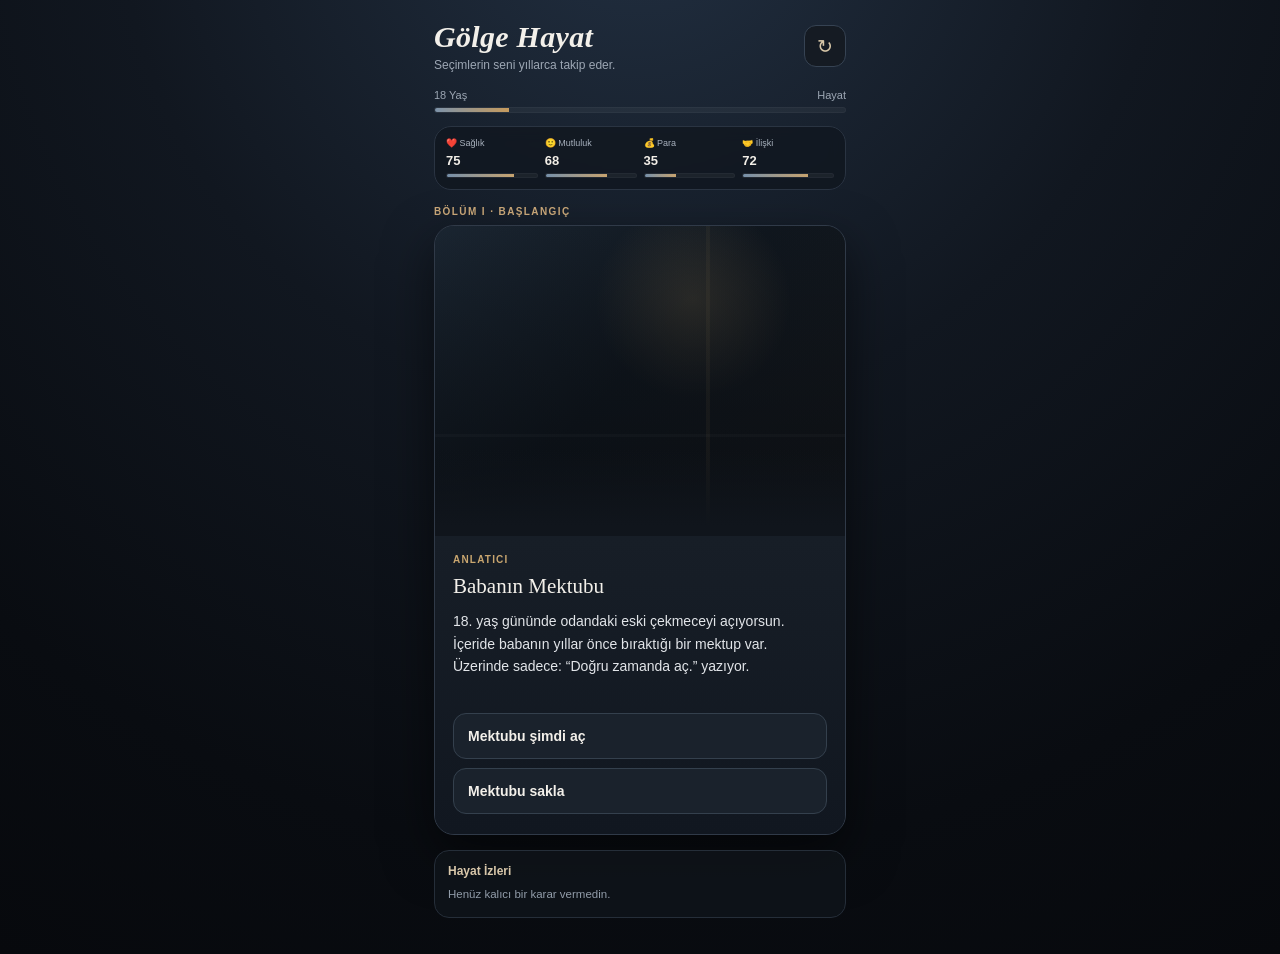
<file: Golge_Hayat_Sinematik_2D.html>
<!DOCTYPE html>
<html lang="tr">
<head>
<meta charset="UTF-8">
<meta name="viewport" content="width=device-width, initial-scale=1.0">
<title>Gölge Hayat</title>
<style>
*{box-sizing:border-box}
:root{
  --bg:#0b0e13;
  --panel:#151a22;
  --panel2:#1b222d;
  --line:#2a3442;
  --text:#f3f0ea;
  --muted:#9da7b4;
  --accent:#c69b5e;
  --accent2:#8ea2ba;
  --danger:#b96363;
}
body{
  margin:0;
  min-height:100vh;
  color:var(--text);
  font-family:Inter,Arial,Helvetica,sans-serif;
  background:
    radial-gradient(circle at 50% -12%,#223042 0,#111720 42%,#090c11 78%,#07090d 100%);
}
body:before{
  content:"";position:fixed;inset:0;pointer-events:none;opacity:.16;
  background-image:linear-gradient(rgba(255,255,255,.018) 1px,transparent 1px),linear-gradient(90deg,rgba(255,255,255,.012) 1px,transparent 1px);
  background-size:42px 42px;
}
.game{max-width:440px;margin:auto;min-height:100vh;padding:20px 14px 36px;position:relative}
.top{display:flex;align-items:center;justify-content:space-between;gap:12px}
.logo h1{margin:0;font-family:Georgia,serif;font-style:italic;font-size:30px;letter-spacing:.01em}
.logo p{margin:4px 0 0;color:var(--muted);font-size:12px}
.reset{
  border:1px solid #364353;background:#151b23;color:#d8c7a8;border-radius:12px;
  width:42px;height:42px;font-size:19px;cursor:pointer
}
.life{margin:17px 0 13px}
.row{display:flex;justify-content:space-between;font-size:11px;color:var(--muted)}
.track{height:6px;background:#ffffff0c;border-radius:999px;overflow:hidden;margin-top:6px;border:1px solid #ffffff08}
.fill{height:100%;background:linear-gradient(90deg,#7d93aa,#c69b5e);transition:.35s ease}
.stats{
  display:grid;grid-template-columns:repeat(4,1fr);gap:7px;
  background:#111720cc;border:1px solid var(--line);border-radius:17px;padding:11px;
  backdrop-filter:blur(8px)
}
.stat{min-width:0}
.statname{font-size:9px;color:#aab3bf;white-space:nowrap;overflow:hidden;text-overflow:ellipsis}
.statnum{font-weight:700;font-size:13px;margin:5px 0;color:#f2eee7}
.stat .track{height:5px;margin:0}
.stat .fill{background:linear-gradient(90deg,#7690aa,#c7a36f)}
.chapter{margin-top:16px;font-size:10px;letter-spacing:.14em;color:#c6a476;font-weight:800}
.scene{
  margin-top:8px;background:linear-gradient(180deg,#19212b,#131922);
  border:1px solid #303a48;border-radius:20px;overflow:hidden;
  box-shadow:0 20px 50px #0008
}
.stage{
  height:310px;position:relative;overflow:hidden;
  background:
    linear-gradient(180deg,rgba(6,9,13,.12),rgba(7,10,14,.7)),
    radial-gradient(circle at 63% 24%,rgba(211,175,115,.18),transparent 28%),
    linear-gradient(135deg,#1d2936 0,#111820 47%,#17191c 100%);
}
.stage:before{
  content:"";position:absolute;inset:0;
  background:
    linear-gradient(90deg,transparent 0 66%,rgba(222,184,118,.08) 66% 67%,transparent 67%),
    linear-gradient(180deg,transparent 0 67%,rgba(255,255,255,.035) 67% 68%,transparent 68%);
  opacity:.65
}
.stage:after{
  content:"";position:absolute;left:0;right:0;bottom:0;height:88px;
  background:linear-gradient(transparent,#10151c 88%);
  z-index:10
}
.person{
  position:absolute;bottom:2px;width:185px;height:292px;
  transition:.35s ease;filter:brightness(.45) saturate(.75);opacity:.6;
  transform-origin:bottom center;z-index:3
}
.person.active{filter:brightness(1) saturate(1);opacity:1;transform:scale(1.04);z-index:6}
.person.left{left:-4px}.person.right{right:-4px}
.portrait{width:100%;height:100%;overflow:visible}
.nameplate{
  position:absolute;bottom:11px;left:50%;transform:translateX(-50%);
  z-index:12;background:#0a0d12df;border:1px solid #3b4654;border-radius:999px;
  padding:6px 11px;font-size:11px;white-space:nowrap;color:#ebe4d9
}
.dialogue{padding:18px 18px 20px;background:linear-gradient(180deg,#171e27,#111720)}
.speaker{font-size:10px;font-weight:800;letter-spacing:.12em;color:#c9a66f}
.title{font-family:Georgia,serif;font-size:21px;margin:8px 0 10px;line-height:1.3}
.text{font-size:14px;line-height:1.6;color:#e2e5e9;min-height:74px}
.choices{display:grid;gap:9px;margin-top:17px}
.choice{
  width:100%;text-align:left;padding:14px 14px;border-radius:13px;
  border:1px solid #34404d;background:#1a222c;color:#f3f0ea;
  cursor:pointer;font-size:14px;font-weight:700;transition:.2s ease
}
.choice:hover{background:#222d39;border-color:#566576;transform:translateY(-1px)}
.result{
  margin-top:14px;padding:14px;border-radius:13px;
  background:#b78c5517;border:1px solid #b78c5552;font-size:13.5px;line-height:1.55
}
.next{
  margin-top:12px;width:100%;padding:13px;border:0;border-radius:12px;
  background:linear-gradient(135deg,#d2ad76,#b98b4d);color:#15110c;font-weight:800;cursor:pointer
}
.hidden{display:none}
.relations{display:flex;gap:6px;flex-wrap:wrap;margin-top:12px}
.badge{
  padding:6px 9px;border-radius:999px;background:#0d1218;border:1px solid #303a47;
  font-size:11px;color:#b8c0ca
}
.mem{
  margin-top:15px;background:#0f141bcc;border:1px solid #252e39;border-radius:15px;padding:13px
}
.mem h3{font-size:12px;margin:0 0 8px;color:#d8c7aa}
.mem div{font-size:11.5px;color:#929daa;line-height:1.55}
@media(max-width:370px){
  .stage{height:278px}
  .person{width:168px;height:272px}
  .person.left{left:-13px}.person.right{right:-13px}
}
</style>
</head>
<body>
<div class="game">
  <div class="top">
    <div class="logo"><h1>Gölge Hayat</h1><p>Seçimlerin seni yıllarca takip eder.</p></div>
    <button class="reset" id="reset">↻</button>
  </div>

  <div class="life">
    <div class="row"><span id="ageLabel">18 Yaş</span><span>Hayat</span></div>
    <div class="track"><div class="fill" id="lifeBar" style="width:18%"></div></div>
  </div>

  <div class="stats">
    <div class="stat"><div class="statname">❤️ Sağlık</div><div class="statnum" id="h">75</div><div class="track"><div class="fill" id="hb"></div></div></div>
    <div class="stat"><div class="statname">🙂 Mutluluk</div><div class="statnum" id="m">68</div><div class="track"><div class="fill" id="mb"></div></div></div>
    <div class="stat"><div class="statname">💰 Para</div><div class="statnum" id="p">35</div><div class="track"><div class="fill" id="pb"></div></div></div>
    <div class="stat"><div class="statname">🤝 İlişki</div><div class="statnum" id="r">72</div><div class="track"><div class="fill" id="rb"></div></div></div>
  </div>

  <div class="chapter" id="chapter"></div>

  <div class="scene">
    <div class="stage" id="stage"></div>
    <div class="dialogue">
      <div class="speaker" id="speaker"></div>
      <div class="title" id="title"></div>
      <div class="text" id="text"></div>
      <div class="relations" id="relations"></div>
      <div class="choices" id="choices"></div>
      <div class="result hidden" id="result"></div>
      <button class="next hidden" id="next">Devam Et →</button>
    </div>
  </div>

  <div class="mem">
    <h3>Hayat İzleri</h3>
    <div id="memories">Henüz kalıcı bir karar vermedin.</div>
  </div>
</div>

<script>
const clamp=n=>Math.max(0,Math.min(100,n));

const initialState=()=>({
  age:18,
  stats:{h:75,m:68,p:35,r:72},
  rel:{Deniz:70,Ela:0,Selim:0,Arda:0},
  flags:{},
  memories:[],
  scene:"intro"
});

let state=initialState();
let pendingNext=null;

const characters={
  Deniz:{class:"deniz",side:"left"},
  Ela:{class:"ela",side:"right"},
  Selim:{class:"selim",side:"left"},
  Arda:{class:"arda",side:"right"}
};

function personHTML(name,active){
  const c=characters[name];

  const palettes={
    Deniz:{skin:"#c98f72",skin2:"#ad735c",hair:"#211915",hair2:"#3a2a22",shirt:"#32465e",shirt2:"#223142",eye:"#2c241f",brow:"#251b17"},
    Ela:{skin:"#e0ac90",skin2:"#c88e76",hair:"#5b3529",hair2:"#2f201d",shirt:"#684753",shirt2:"#44303a",eye:"#392b25",brow:"#533126"},
    Selim:{skin:"#bd8d73",skin2:"#9e705c",hair:"#b6b2ab",hair2:"#77736e",shirt:"#484d55",shirt2:"#30343a",eye:"#322a26",brow:"#77716a"},
    Arda:{skin:"#d1a084",skin2:"#b57e67",hair:"#151316",hair2:"#2d272d",shirt:"#3d4654",shirt2:"#272e38",eye:"#232025",brow:"#19171b"}
  };
  const p=palettes[name];

  return `<div class="person ${c.class} ${c.side} ${active?"active":""}">
    <svg class="portrait" viewBox="0 0 190 300" aria-label="${name} 2D karakteri">
      <defs>
        <linearGradient id="skin-${name}" x1="0" y1="0" x2="1" y2="1">
          <stop offset="0" stop-color="${p.skin}"/><stop offset="1" stop-color="${p.skin2}"/>
        </linearGradient>
        <linearGradient id="shirt-${name}" x1="0" y1="0" x2="0" y2="1">
          <stop offset="0" stop-color="${p.shirt}"/><stop offset="1" stop-color="${p.shirt2}"/>
        </linearGradient>
        <radialGradient id="faceLight-${name}" cx=".38" cy=".25" r=".75">
          <stop offset="0" stop-color="#ffffff" stop-opacity=".15"/><stop offset=".65" stop-color="#ffffff" stop-opacity="0"/>
        </radialGradient>
      </defs>

      <ellipse cx="95" cy="294" rx="74" ry="10" fill="#000" opacity=".28"/>
      <path d="M45 292 C47 222 55 183 78 169 L112 169 C137 185 145 226 148 292 Z" fill="url(#shirt-${name})"/>
      <path d="M76 170 L95 193 L114 170" fill="none" stroke="#ffffff" stroke-opacity=".14" stroke-width="3"/>
      <path d="M85 146 L105 146 L109 178 Q95 188 81 178 Z" fill="url(#skin-${name})"/>

      <path d="M58 76 Q60 29 96 22 Q137 27 135 80 L129 124 Q119 154 95 159 Q69 153 59 123 Z" fill="url(#skin-${name})"/>
      <path d="M60 86 Q46 89 53 107 Q57 116 64 111" fill="${p.skin2}"/>
      <path d="M130 86 Q144 89 137 107 Q133 116 126 111" fill="${p.skin2}"/>

      ${name==="Ela"
        ? `<path d="M52 79 Q47 26 92 15 Q139 16 143 71 Q141 117 136 145 Q132 108 130 73 Q115 54 90 49 Q69 53 59 82 Q57 122 51 147 Q45 112 52 79Z" fill="${p.hair}"/>
           <path d="M56 63 Q75 28 111 37 Q132 42 139 69 Q123 55 104 54 Q78 50 58 76Z" fill="${p.hair2}" opacity=".9"/>`
        : name==="Selim"
        ? `<path d="M60 67 Q68 28 97 25 Q126 28 134 66 Q118 52 96 51 Q76 51 60 67Z" fill="${p.hair}"/>
           <path d="M63 58 Q80 31 101 31 Q120 34 131 60" fill="none" stroke="${p.hair2}" stroke-width="6" opacity=".7"/>`
        : name==="Arda"
        ? `<path d="M58 72 Q59 27 96 19 Q129 22 137 62 Q119 51 104 48 Q83 45 61 70Z" fill="${p.hair}"/>
           <path d="M61 53 Q84 30 111 33 Q126 37 134 56" fill="none" stroke="${p.hair2}" stroke-width="7"/>`
        : `<path d="M57 73 Q58 29 95 18 Q131 23 137 66 Q119 52 104 49 Q80 45 59 72Z" fill="${p.hair}"/>
           <path d="M64 52 Q83 30 112 34 Q125 37 134 57" fill="none" stroke="${p.hair2}" stroke-width="7"/>`
      }

      <path d="M68 88 Q77 82 87 86" fill="none" stroke="${p.brow}" stroke-width="3.2" stroke-linecap="round"/>
      <path d="M104 86 Q114 82 123 88" fill="none" stroke="${p.brow}" stroke-width="3.2" stroke-linecap="round"/>
      <ellipse cx="79" cy="96" rx="7" ry="4.6" fill="#f5f1ec"/>
      <ellipse cx="113" cy="96" rx="7" ry="4.6" fill="#f5f1ec"/>
      <circle cx="80" cy="96" r="2.8" fill="${p.eye}"/>
      <circle cx="112" cy="96" r="2.8" fill="${p.eye}"/>
      <circle cx="79.2" cy="95.2" r=".7" fill="#fff"/>
      <circle cx="111.2" cy="95.2" r=".7" fill="#fff"/>

      <path d="M96 98 Q91 113 96 116 Q101 115 103 113" fill="none" stroke="${p.skin2}" stroke-width="2.1" stroke-linecap="round"/>
      <path d="M84 130 Q95 136 107 129" fill="none" stroke="#744b47" stroke-width="2.2" stroke-linecap="round"/>
      ${name==="Selim" ? `<path d="M78 123 Q95 151 113 123 Q110 150 95 158 Q80 150 78 123Z" fill="#b1aaa3" opacity=".8"/>` : ""}
      ${name==="Arda" ? `<path d="M75 119 Q95 127 116 118" fill="none" stroke="#2b2524" stroke-width="1.6" opacity=".65"/>` : ""}
      <path d="M60 77 Q66 41 96 34 Q126 40 133 72" fill="none" stroke="#ffffff" stroke-opacity=".07" stroke-width="5"/>
      <path d="M58 76 Q60 29 96 22 Q137 27 135 80 L129 124 Q119 154 95 159 Q69 153 59 123 Z" fill="url(#faceLight-${name})"/>

      <path d="M45 292 Q48 219 72 182" fill="none" stroke="#ffffff" stroke-opacity=".06" stroke-width="4"/>
      <path d="M145 292 Q142 219 118 182" fill="none" stroke="#000000" stroke-opacity=".12" stroke-width="4"/>
    </svg>
    <div class="nameplate">${name}</div>
  </div>`;
}

const scenes={
intro:{
  age:18,chapter:"BÖLÜM I · BAŞLANGIÇ",speaker:"ANLATICI",title:"Babanın Mektubu",
  text:"18. yaş gününde odandaki eski çekmeceyi açıyorsun. İçeride babanın yıllar önce bıraktığı bir mektup var. Üzerinde sadece: “Doğru zamanda aç.” yazıyor.",
  people:[],
  choices:[
    {label:"Mektubu şimdi aç",d:{m:-2,r:3},flag:["letter",true],mem:"18 yaşında babanın gizemli mektubunu açtın.",result:"Mektubun içinde tek cümle var: “Bir gün yükselirsen, yanında kimlerin eksildiğine bak.” Altında bir isim: Selim Kara.",next:"denizCafe"},
    {label:"Mektubu sakla",d:{m:2},flag:["keptLetter",true],mem:"Babanın mektubunu açmadan sakladın.",result:"Mektubu kapatıp cebine koyuyorsun. İçinde açıklayamadığın bir huzursuzluk kalıyor.",next:"denizCafe"}
  ]
},
denizCafe:{
  age:19,chapter:"BÖLÜM I · İLK KARAR",speaker:"DENİZ",title:"Bir Fikrim Var",
  text:"“Sana çılgınca gelecek ama dinle. İki yıl boyunca bütün gücümüzü verirsek kendi işimizi kurabiliriz. Paramız az, tecrübemiz yok... ama ben sana güveniyorum.”",
  people:["Deniz"],active:"Deniz",
  choices:[
    {label:"Seninleyim. Başlayalım.",d:{p:-12,m:10,r:8,h:-3},rel:["Deniz",14],flag:["startup",true],mem:"Deniz ile ilk girişimini kurdun.",result:"Deniz gülümsüyor. “O zaman bugün hayatımızın ilk günü.” İkiniz küçük bir odada çalışmaya başlıyorsunuz.",next:"crisis22"},
    {label:"Ben güvenli bir iş istiyorum.",d:{p:17,m:-4,r:-8},rel:["Deniz",-18],flag:["job",true],mem:"Deniz yerine güvenli kariyeri seçtin.",result:"Deniz bir süre sessiz kalıyor. “Anladım.” diyor. Sonra projeyi tek başına yapacağını söylüyor.",next:"crisis22"}
  ]
},
crisis22:{
  age:22,chapter:"BÖLÜM II · ÜÇ YIL SONRA",speaker:"DENİZ",title:"İlk Büyük Kırılma",
  text:()=>state.flags.startup
   ? "“Kasada iki aylık paramız kaldı. Ya bütün paramızı ürüne yatıracağız ya da burada duracağız. Ben devam etmek istiyorum.”"
   : "Üç yıl sonra Deniz seni arıyor. “Proje büyüdü ama batmak üzereyim. Bana ortak olur musun?”",
  people:["Deniz"],active:"Deniz",
  choices:()=>state.flags.startup?[
    {label:"Sonuna kadar devam et.",d:{p:-14,m:5,h:-5},rel:["Deniz",12],flag:["allIn",true],mem:"Şirket batma noktasındayken vazgeçmedin.",result:"Son paranızı da yatırıyorsunuz. Haftalar sonra ürün beklenmedik şekilde yayılmaya başlıyor.",next:"arda"},
    {label:"Burada duralım.",d:{p:5,m:-12,r:-10},rel:["Deniz",-20],flag:["quit",true],mem:"İlk girişiminden vazgeçtin.",result:"Deniz senden ayrılıyor. “Belki de gerçekten aynı şeyi istemiyormuşuz.” Bu söz yıllarca aklında kalıyor.",next:"arda"}
  ]:[
    {label:"Deniz'e ortak ol.",d:{p:-15,m:9,r:10},rel:["Deniz",15],flag:["lateStartup",true],mem:"Yıllar sonra Deniz'in girişimine ortak oldun.",result:"Deniz elini uzatıyor: “Geç kaldın ama hâlâ yerin var.”",next:"arda"},
    {label:"Hayır, kariyerime devam edeceğim.",d:{p:12,m:-5,r:-8},rel:["Deniz",-15],flag:["careerOnly",true],mem:"Deniz'i ikinci kez geri çevirdin.",result:"Telefon kapanıyor. Sonraki yıllarda konuşmalarınız seyrekleşiyor.",next:"arda"}
  ]
},
arda:{
  age:25,chapter:"BÖLÜM II · YÜKSELİŞ",speaker:"ARDA",title:"Büyük Teklif",
  text:()=>state.flags.startup||state.flags.lateStartup
   ? "“Şirketinize yatırım yapmak istiyorum. Size büyümek için gereken her şeyi veririm. Karşılığında %45 ortaklık.”"
   : "“Seni yönetim ekibine almak istiyorum. Maaşın iki katına çıkacak. Ama hayatının büyük kısmı bu işe ait olacak.”",
  people:["Deniz","Arda"],active:"Arda",
  choices:()=>state.flags.startup||state.flags.lateStartup?[
    {label:"Arda'nın yatırımını kabul et.",d:{p:28,m:5,r:-5},rel:["Arda",25],rel2:["Deniz",-15],flag:["ardaDeal",true],mem:"Arda'yı şirketine ortak ettin.",result:"Arda elini sıkıyor. Deniz ise odadan çıkarken sana bakmıyor.",next:"ela"},
    {label:"Bağımsız kal.",d:{p:-8,m:6,r:7},rel:["Deniz",14],flag:["independent",true],mem:"Büyük yatırımı reddettin.",result:"Arda gülümsüyor: “Bir gün fikrini değiştireceksin.” Deniz ise ilk kez rahatlıyor.",next:"ela"}
  ]:[
    {label:"Teklifi kabul et.",d:{p:25,m:-7,h:-10},rel:["Arda",20],flag:["ardaCareer",true],mem:"Arda'nın kariyer teklifini kabul ettin.",result:"Ünvanın büyüyor. Günlerin ise ofis, toplantı ve uykudan ibaret hale geliyor.",next:"ela"},
    {label:"Reddet. Hayatım işten ibaret değil.",d:{m:8,h:5,p:-4},flag:["balanced",true],mem:"Daha fazla para yerine zamanını seçtin.",result:"Arda şaşırıyor. “Bu fırsat bir daha gelmeyebilir.” Sen yine de kapıdan çıkıyorsun.",next:"ela"}
  ]
},
ela:{
  age:27,chapter:"BÖLÜM III · HAYATA GİREN BİRİ",speaker:"ELA",title:"Bir Kahve Daha?",
  text:"“Sen sürekli yarını düşünüyorsun. Başarı, para, gelecek... Peki bugün? Bugün gerçekten mutlu musun?” Ela'nın sorusu seni hazırlıksız yakalıyor.",
  people:["Ela"],active:"Ela",
  choices:[
    {label:"Ela'ya hayatımda yer aç.",d:{m:15,r:18,p:-4},rel:["Ela",28],flag:["ela",true],mem:"Ela ile bir ilişkiye başladın.",result:"Ela gülümsüyor. “O zaman bir kahve daha.” O gece saatlerce konuşuyorsunuz.",next:"age33"},
    {label:"Şu an ilişkiye zamanım yok.",d:{p:8,m:-8,r:-10},flag:["noEla",true],mem:"Ela'yı kariyerin için hayatından çıkardın.",result:"Ela başını sallıyor. “Belki başka bir hayatta.” Ardından kalkıp gidiyor.",next:"age33"}
  ]
},
age33:{
  age:33,chapter:"BÖLÜM IV · BEDELLER",speaker:"DENİZ",title:"Eski Dostlar",
  text:()=> {
    if(state.rel.Deniz>=75) return "“Ne kadar büyürsek büyüyelim, ilk günümüzü hatırlıyor musun? İki sandalye, eski bir laptop ve saçma derecede büyük hayaller...”";
    if(state.rel.Deniz<=40) return "Deniz yıllar sonra karşında. “Sana kızgın değilim artık. Sadece bir zamanlar aynı hayatı yaşayacağımızı düşünmüştüm.”";
    return "Deniz seni arıyor. “Uzun zamandır gerçekten konuşmadık. İşlerden değil, hayattan bahsediyorum.”";
  },
  people:["Deniz"],active:"Deniz",
  choices:[
    {label:"Her şeyi bırakıp Deniz'le konuş.",d:{m:10,r:12,p:-5},rel:["Deniz",20],flag:["friendship",true],mem:"Yıllar sonra dostluğuna yeniden zaman ayırdın.",result:"Saatlerce konuşuyorsunuz. Başarılar değil, kaybettikleriniz konuşuluyor.",next:"selim"},
    {label:"Şimdi zamanım yok.",d:{p:10,m:-8,r:-12},rel:["Deniz",-20],flag:["ignoredDeniz",true],mem:"Deniz'i yine erteledin.",result:"Deniz yalnızca “Tamam.” diyor. Bu kez sesi eskisinden farklı.",next:"selim"}
  ]
},
selim:{
  age:38,chapter:"BÖLÜM V · GEÇMİŞ",speaker:"SELİM",title:"Babanı Tanıyordum",
  text:()=>state.flags.letter
   ? "“Mektuptaki isim bendim. Babanla yıllar önce bir şirket kurduk. Çok başarılı olduk. Sonra başarı bizi birbirimizden kopardı. O, senin aynı hatayı yapmanı istemedi.”"
   : "“Babanın sana bıraktığı bir mektup vardı. Hâlâ sende mi? Çünkü artık onu açmanın zamanı geldi.”",
  people:["Selim"],active:"Selim",
  choices:[
    {label:"Her şeyi anlat.",d:{m:15,r:10},rel:["Selim",30],flag:["truth",true],mem:"Babanın geçmişiyle yüzleştin.",result:"Selim sana yıllarca saklanan hikâyeyi anlatıyor. Baban büyük bir başarı kurmuş ama sonunda en yakın dostlarını kaybetmiş.",next:"final"},
    {label:"Geçmiş geçmişte kaldı.",d:{p:5,m:-12,r:-8},flag:["ignorePast",true],mem:"Babanın geçmişini öğrenmek istemedin.",result:"Selim kapıya yöneliyor. Çıkarken duruyor: “Baban da tam olarak bunu söylemişti.”",next:"final"}
  ]
},
final:{
  age:42,chapter:"FİNAL · ŞİMDİLİK",speaker:"ANLATICI",title:"Nasıl Bir Hayat Kurdun?",
  text:()=>endingText(),
  people:()=>state.flags.ela?["Ela"]:state.rel.Deniz>=60?["Deniz"]:[],
  active:()=>state.flags.ela?"Ela":state.rel.Deniz>=60?"Deniz":null,
  choices:[
    {label:"Hayatı yeniden yaşa",restart:true}
  ]
}
};

function endingText(){
  const s=state.stats;
  if(state.flags.truth && s.r>=65 && s.m>=60)
    return "İnsanlar seni yalnızca kazandıklarınla değil, yanında kaldığın insanlarla hatırlıyor. Başarı geldi ama seni tamamen değiştirmedi. SON: İyi Yaşanmış Bir Hayat.";
  if(s.p>=75 && s.r<50)
    return "İstediğin güce ve paraya ulaştın. Fakat yıllar sonra telefonu açıp arayabileceğin insanların sayısı çok az. SON: Zirvedeki Sessizlik.";
  if(state.flags.ela && state.rel.Ela>=25)
    return "Hayatında başarı vardı ama eve döndüğünde seni bekleyen biri de vardı. Bazı günler hiçbir şey başarmadın; sadece yaşadın. SON: Birlikte Yaşanan Hayat.";
  if(state.rel.Deniz>=80)
    return "Çocuklukta başlayan dostluk onlarca yıl ayakta kaldı. Para geldi, gitti; projeler battı, büyüdü. Ama Deniz kaldı. SON: Eski Dostlar.";
  return "Ne tamamen kazandın ne tamamen kaybettin. Verdiğin her karar seni başka birine dönüştürdü. Belki de hayatın gerçek sonucu buydu. SON: Gölge Hayat.";
}

function getScene(){
  const s=scenes[state.scene];
  const val=k=>typeof s[k]==="function"?s[k]():s[k];
  return {
    age:s.age,chapter:s.chapter,speaker:s.speaker,title:s.title,
    text:val("text"),people:val("people")||[],active:val("active"),
    choices:val("choices")
  };
}

function applyChoice(c){
  if(c.restart){state=initialState();pendingNext=null;render();return;}
  if(c.d){
    for(const k of Object.keys(c.d)) state.stats[k]=clamp(state.stats[k]+c.d[k]);
  }
  if(c.rel) state.rel[c.rel[0]]=clamp(state.rel[c.rel[0]]+c.rel[1]);
  if(c.rel2) state.rel[c.rel2[0]]=clamp(state.rel[c.rel2[0]]+c.rel2[1]);
  if(c.flag) state.flags[c.flag[0]]=c.flag[1];
  if(c.mem) state.memories.push(c.mem);

  document.getElementById("choices").innerHTML="";
  const r=document.getElementById("result");
  r.textContent=c.result||"";
  if(c.result) r.classList.remove("hidden");
  pendingNext=c.next;
  document.getElementById("next").classList.remove("hidden");
  updateStats();
}

function updateStats(){
  for(const k of ["h","m","p","r"]){
    document.getElementById(k).textContent=state.stats[k];
    document.getElementById(k+"b").style.width=state.stats[k]+"%";
  }
}

function render(){
  const s=getScene();
  state.age=s.age;
  document.getElementById("ageLabel").textContent=s.age+" Yaş";
  document.getElementById("lifeBar").style.width=Math.min(100,s.age)+"%";
  document.getElementById("chapter").textContent=s.chapter;
  document.getElementById("speaker").textContent=s.speaker;
  document.getElementById("title").textContent=s.title;
  document.getElementById("text").textContent=s.text;

  document.getElementById("stage").innerHTML=s.people.map(n=>personHTML(n,n===s.active)).join("");

  const relBox=document.getElementById("relations");
  relBox.innerHTML=s.people.map(n=>`<span class="badge">${n} · ${state.rel[n]||0}</span>`).join("");

  const ch=document.getElementById("choices");
  ch.innerHTML="";
  s.choices.forEach(c=>{
    const b=document.createElement("button");
    b.className="choice";b.type="button";b.textContent=c.label;
    b.addEventListener("click",()=>applyChoice(c));
    ch.appendChild(b);
  });

  document.getElementById("result").classList.add("hidden");
  document.getElementById("next").classList.add("hidden");

  document.getElementById("memories").innerHTML=state.memories.length
    ? state.memories.slice(-5).reverse().map(x=>"• "+x).join("<br>")
    : "Henüz kalıcı bir karar vermedin.";

  updateStats();
}

document.getElementById("next").addEventListener("click",()=>{
  if(pendingNext){state.scene=pendingNext;pendingNext=null;render();}
});
document.getElementById("reset").addEventListener("click",()=>{
  state=initialState();pendingNext=null;render();
});
render();
</script>
</body>
</html>
</file>
